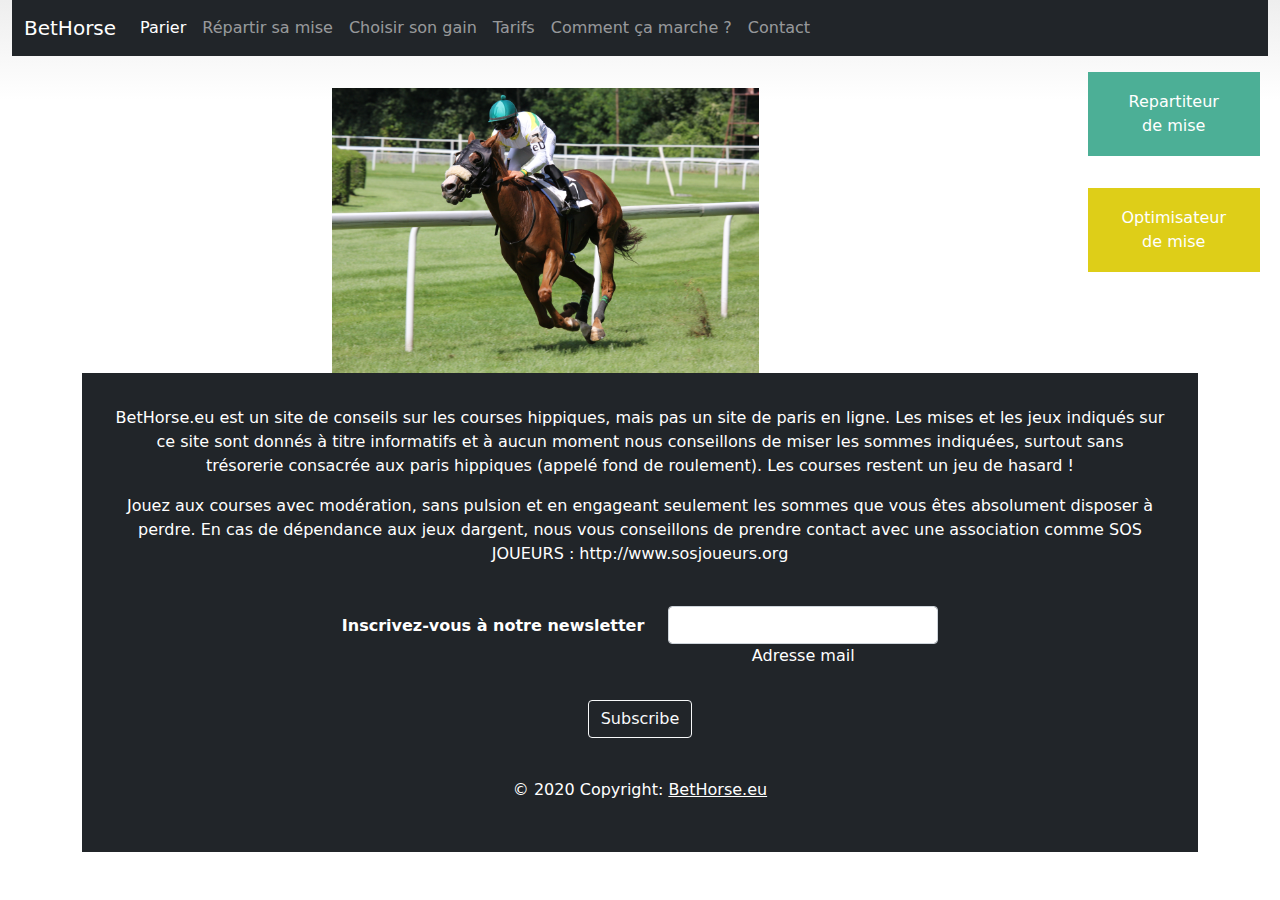
<file: index.html>
<!DOCTYPE html>
<html>
  <head>
    <meta charset="utf-8">
    <meta name="viewport" content="width=device-width" />
    <title>BetHorse</title>
    <link rel="icon" href="img/icone_chev.png">
    <link href="style.css" rel="stylesheet" type="text/css">
    <script type="text/javascript" src="calcul.js"></script>
    <link href="./css/bootstrap.min.css" rel="stylesheet">
    <!--<script src="./js/jquery-3.2.1.min.js"></script>
    <script src="./js/popper.js"></script>-->
    <script src="./js/bootstrap.min.js"></script>
    <script src="https://pagecdn.io/lib/mathjs/10.4.0/math.min.js" crossorigin="anonymous"  ></script>
  </head>
  <header>
    <nav class="navbar navbar-expand-lg navbar-dark bg-dark">
      <div class="container-fluid">
        <a class="navbar-brand" href="index.html">BetHorse</a>
        <button class="navbar-toggler" type="button" data-bs-toggle="collapse" data-bs-target="#navbarSupportedContent" aria-controls="navbarSupportedContent" aria-expanded="false" aria-label="Toggle navigation">
          <span class="navbar-toggler-icon"></span>
        </button>
        <div class="collapse navbar-collapse" id="navbarSupportedContent">
          <ul class="navbar-nav me-auto mb-2 mb-lg-0">
            <li class="nav-item">
              <a class="nav-link active" aria-current="page" href="index.html">Parier</a>
            </li>
            <li class="nav-item">
                <a class="nav-link" href="repartiteur.html">Répartir sa mise</a>
            </li>
            <li class="nav-item">
                <a class="nav-link" href="optimisation.html">Choisir son gain</a>
            </li>
            <li class="nav-item">
              <a class="nav-link" aria-current="page" href="tarif.html">Tarifs</a>
            </li>
            <li class="nav-item">
              <a class="nav-link" href="fonctionnement.html">Comment ça marche ?</a>
            </li>
            <li class="nav-item">
              <a class="nav-link" href="contact.php">Contact</a>
            </li>
          </ul>
        </div>
      </div>
    </nav>
  </header>
  <body class="container-fluid">
    <section>
      <div>
        <img src="img/chev.jpg" alt="" width="40%" height="auto">
      </div>
      
      <div>
        <a class="button button3" href="repartiteur.html">Repartiteur de mise</a>
        <a class="button button4" href="optimisation.html">Optimisateur de mise</a>
      </div>
    </section>
  </body>

  <div class="container">

    <footer class="bg-dark text-center text-white">
      <p>
        BetHorse.eu est un site de conseils sur les courses hippiques, mais pas un site de paris en ligne. Les mises et les jeux indiqués sur ce site sont donnés à titre informatifs et à aucun moment nous conseillons de miser les sommes indiquées, surtout sans trésorerie consacrée aux paris hippiques (appelé fond de roulement). Les courses restent un jeu de hasard !
        </p>
        <p>
        Jouez aux courses avec modération, sans pulsion et en engageant seulement les sommes que vous êtes absolument disposer à perdre. En cas de dépendance aux jeux dargent, nous vous conseillons de prendre contact avec une association comme SOS JOUEURS : http://www.sosjoueurs.org
      </p>
    <!-- Grid container -->
    <div class="container p-4 pb-0">
      <!-- Section: Form -->
      <section class="">
        <form action="">
          <!--Grid row-->
          <div class="row d-flex justify-content-center">
            <!--Grid column-->
            <div class="col-auto">
              <p class="pt-2">
                <strong>Inscrivez-vous à notre newsletter</strong>
              </p>
            </div>
            <!--Grid column-->
  
            <!--Grid column-->
            <div class="col-md-5 col-12">
              <!-- Email input -->
              <div class="form-outline form-white mb-4">
                <input type="email" id="form5Example2" class="form-control" />
                <label class="form-label" for="form5Example2">Adresse mail</label>
              </div>
            </div>
            <!--Grid column-->
  
            <!--Grid column-->
            <div class="col-auto">
              <!-- Submit button -->
              <button type="submit" class="btn btn-outline-light mb-4">
                Subscribe
              </button>
            </div>
            <!--Grid column-->
          </div>
          <!--Grid row-->
        </form>
      </section>

      <!-- Section: Form -->
      
    </div>
    <!-- Grid container -->
  
    <!-- Copyright -->
    <div class="text-center p-3">
      © 2020 Copyright:
      <a class="text-white" href="http://bethorse.eu/">BetHorse.eu</a>
    </div>
    <!-- Copyright -->
  </footer>
    
  </div>
  
</html>
</file>
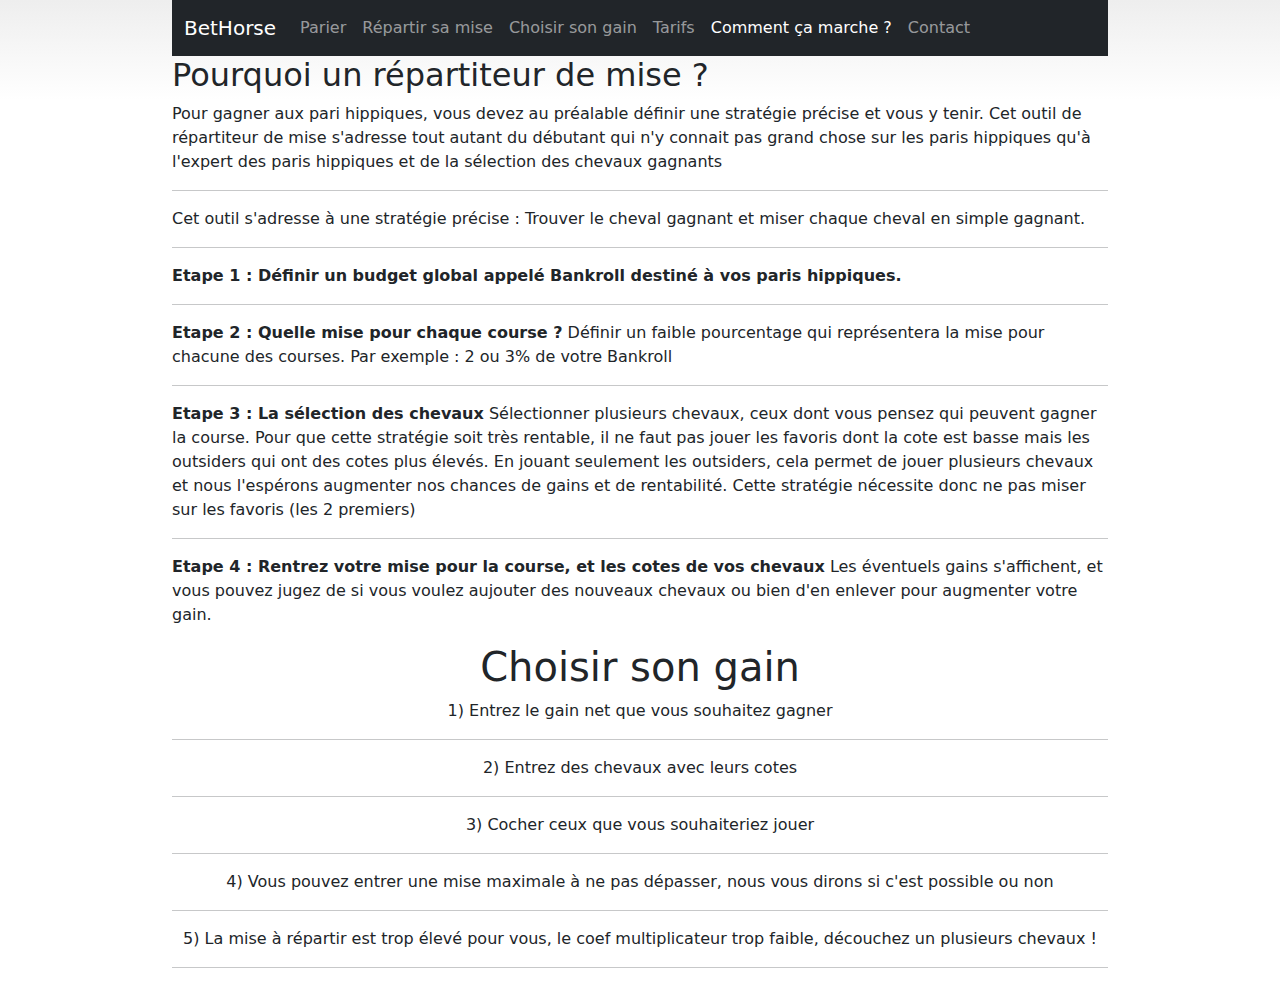
<file: fonctionnement.html>
<!doctype html>
<html lang="fr">
  <head>
    <meta charset="utf-8">
    <meta name="viewport" content="width=device-width" />
    <title>BetHorse</title>
    <link rel="icon" href="img/icone_chev.png">
    <link href="pricing.css" rel="stylesheet" type="text/css">
    <link rel="canonical" href="https://getbootstrap.com/docs/5.1/examples/pricing/">
    <script type="text/javascript" src="calcul.js"></script>
    <link href="./css/bootstrap.min.css" rel="stylesheet">
    <!--<script src="./js/jquery-3.2.1.min.js"></script>
    <script src="./js/popper.js"></script>-->
    <script src="./js/bootstrap.min.js"></script>
    <script src="https://pagecdn.io/lib/mathjs/10.4.0/math.min.js" crossorigin="anonymous"  ></script>
  

    <style>
      .bd-placeholder-img {
        font-size: 1.125rem;
        text-anchor: middle;
        -webkit-user-select: none;
        -moz-user-select: none;
        user-select: none;
      }

      @media (min-width: 768px) {
        .bd-placeholder-img-lg {
          font-size: 3.5rem;
        }
      }
    </style>

    
    <!-- Custom styles for this template -->
    <link href="pricing.css" rel="stylesheet">
  </head><header>
    <nav class="navbar navbar-expand-lg navbar-dark bg-dark">
      <div class="container-fluid">
        <a class="navbar-brand" href="index.html">BetHorse</a>
        <button class="navbar-toggler" type="button" data-bs-toggle="collapse" data-bs-target="#navbarSupportedContent" aria-controls="navbarSupportedContent" aria-expanded="false" aria-label="Toggle navigation">
          <span class="navbar-toggler-icon"></span>
        </button>
        <div class="collapse navbar-collapse" id="navbarSupportedContent">
          <ul class="navbar-nav me-auto mb-2 mb-lg-0">
            <li class="nav-item">
              <a class="nav-link" aria-current="page" href="index.html">Parier</a>
            </li>
            <li class="nav-item">
                <a class="nav-link" href="repartiteur.html">Répartir sa mise</a>
            </li>
            <li class="nav-item">
                <a class="nav-link" href="optimisation.html">Choisir son gain</a>
            </li>
            <li class="nav-item">
              <a class="nav-link" aria-current="page" href="tarif.html">Tarifs</a>
            </li>
            <li class="nav-item">
              <a class="nav-link active" href="fonctionnement.html">Comment ça marche ?</a>
            </li>
            <li class="nav-item">
              <a class="nav-link" href="contact.php">Contact</a>
            </li>
          </ul>
        </div>
      </div>
    </nav>
  </header>
  <body class="container">
<svg xmlns="http://www.w3.org/2000/svg" style="display: none;">
  <symbol id="check" viewBox="0 0 16 16">
    <title>Check</title>
    <path d="M13.854 3.646a.5.5 0 0 1 0 .708l-7 7a.5.5 0 0 1-.708 0l-3.5-3.5a.5.5 0 1 1 .708-.708L6.5 10.293l6.646-6.647a.5.5 0 0 1 .708 0z"/>
  </symbol>
</svg>
  
    
<h2>Pourquoi un répartiteur de mise ?</h2>
<p>
  Pour gagner aux pari hippiques, vous devez au préalable définir une stratégie précise et vous y tenir.
  Cet outil de répartiteur de mise s'adresse tout autant du débutant qui n'y connait pas grand chose sur les paris hippiques  qu'à l'expert des paris hippiques et de la sélection des chevaux gagnants
  <hr/>
  Cet outil s'adresse à une stratégie précise : Trouver le cheval gagnant et miser chaque cheval en simple gagnant.
  <hr/>
  <strong>Etape 1 : Définir un budget global appelé Bankroll destiné à vos paris hippiques.</strong>
  <hr/>
  <strong>Etape 2 : Quelle mise pour chaque course ?</strong>
  Définir un faible pourcentage qui représentera la mise pour chacune des courses.
  Par exemple : 2 ou 3% de votre Bankroll
  <hr/>
  <strong>Etape 3 : La sélection des chevaux</strong>
  Sélectionner plusieurs chevaux, ceux dont vous pensez qui peuvent gagner la course.
  Pour que cette stratégie soit très rentable, il ne faut pas jouer les favoris dont la cote est basse mais les outsiders qui ont des cotes plus élevés.
  En jouant seulement les outsiders, cela permet de jouer plusieurs chevaux et nous l'espérons augmenter nos chances de gains et de rentabilité.
  Cette stratégie nécessite donc ne pas miser sur les favoris (les 2 premiers)
  <hr/>
  <strong>Etape 4 : Rentrez votre mise pour la course, et les cotes de vos chevaux</strong>
  Les éventuels gains s'affichent, et vous pouvez jugez de si vous voulez aujouter des nouveaux chevaux ou bien d'en enlever pour augmenter votre gain.
</p>
<section align="middle">
  <h1>Choisir son gain</h1>
  <p>
    1) Entrez le gain net que vous souhaitez gagner<hr>
    2) Entrez des chevaux avec leurs cotes<hr>
    3) Cocher ceux que vous souhaiteriez jouer<hr>
    4) Vous pouvez entrer une mise maximale à ne pas dépasser, nous vous dirons si c'est possible ou non<hr>
    5) La mise à répartir est trop élevé pour vous, le coef multiplicateur trop faible, découchez un plusieurs chevaux !<hr>
  </p>
</section>
</body>
</html>
</file>
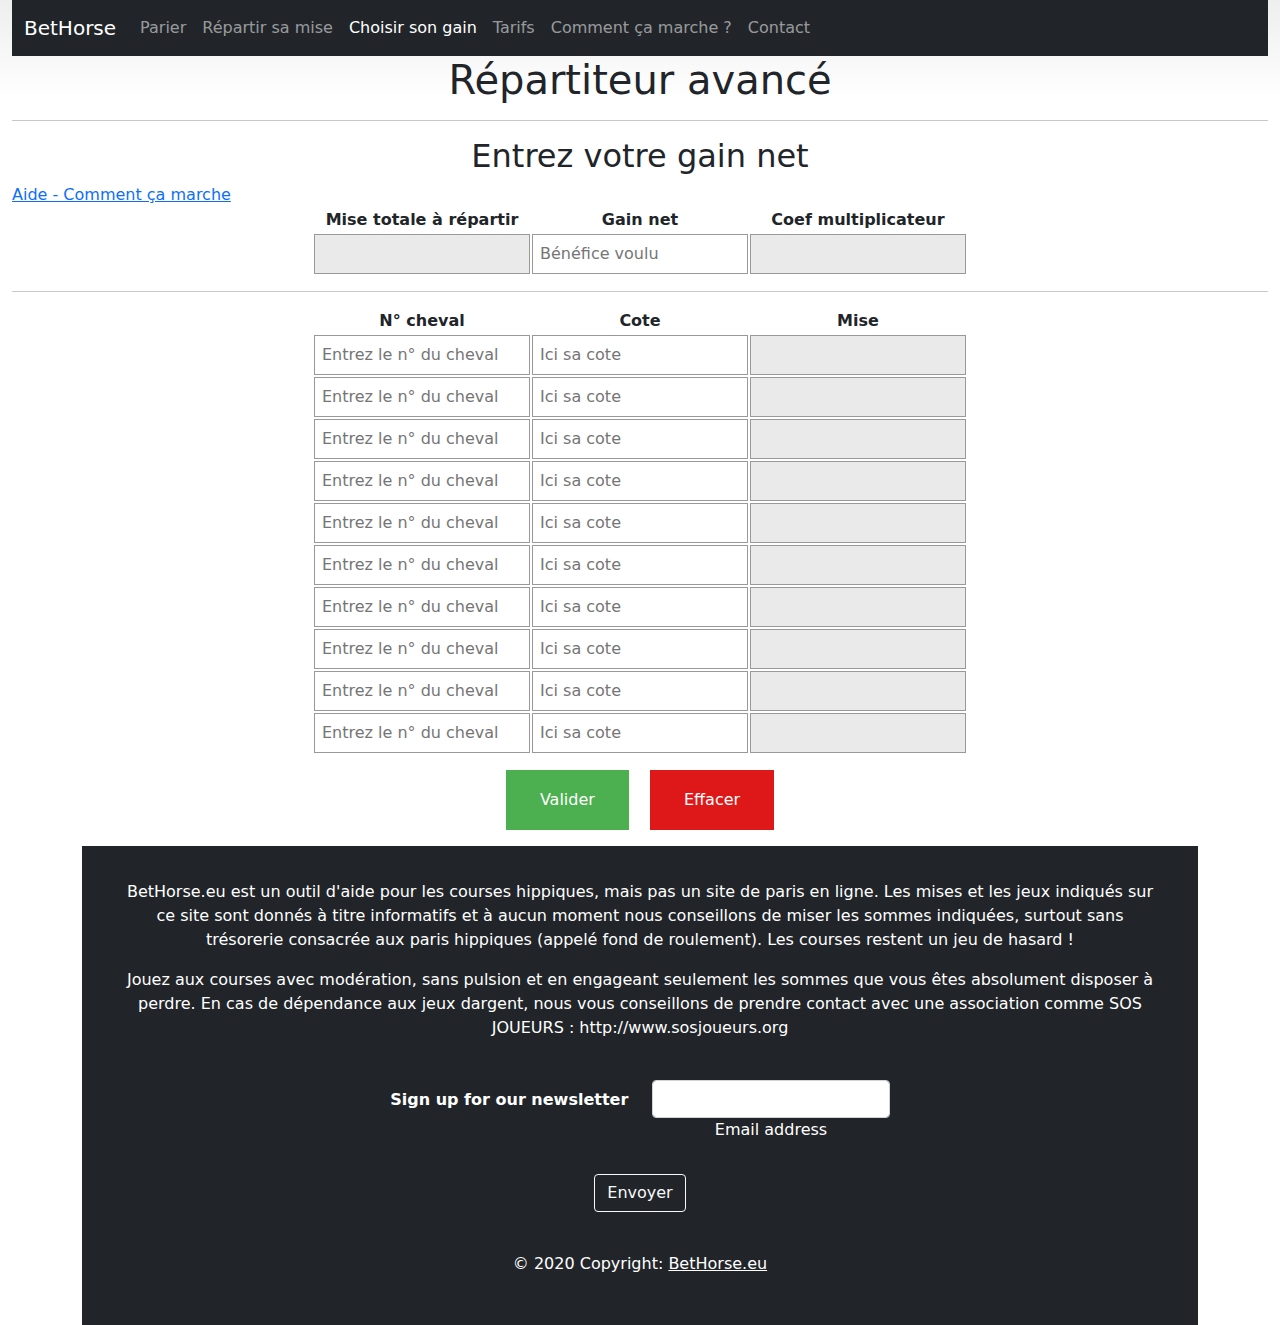
<file: optimisation.html>
<!DOCTYPE html>
<html>
  <head>
    <meta charset="utf-8">
    <meta name="viewport" content="width=device-width" />
    <title>BetHorse</title>
    <link rel="icon" href="img/icone_chev.png">
    <link href="style.css" rel="stylesheet" type="text/css">
    <script type="text/javascript" src="calcul.js"></script>
    <link href="./css/bootstrap.min.css" rel="stylesheet">
    <!--<script src="./js/jquery-3.2.1.min.js"></script>
    <script src="./js/popper.js"></script>-->
    <script src="./js/bootstrap.min.js"></script>
    <script src="https://pagecdn.io/lib/mathjs/10.4.0/math.min.js" crossorigin="anonymous"  ></script>
  </head>
  <header>
    <nav class="navbar navbar-expand-lg navbar-dark bg-dark">
      <div class="container-fluid">
        <a class="navbar-brand" href="index.html">BetHorse</a>
        <button class="navbar-toggler" type="button" data-bs-toggle="collapse" data-bs-target="#navbarSupportedContent" aria-controls="navbarSupportedContent" aria-expanded="false" aria-label="Toggle navigation">
          <span class="navbar-toggler-icon"></span>
        </button>
        <div class="collapse navbar-collapse" id="navbarSupportedContent">
          <ul class="navbar-nav me-auto mb-2 mb-lg-0">
            <li class="nav-item">
              <a class="nav-link" aria-current="page" href="index.html">Parier</a>
            </li>
            <li class="nav-item">
                <a class="nav-link" href="repartiteur.html">Répartir sa mise</a>
            </li>
            <li class="nav-item">
                <a class="nav-link active" href="optimisation.html">Choisir son gain</a>
            </li>
            <li class="nav-item">
              <a class="nav-link" aria-current="page" href="tarif.html">Tarifs</a>
            </li>
            <li class="nav-item">
              <a class="nav-link" href="fonctionnement.html">Comment ça marche ?</a>
            </li>
            <li class="nav-item">
              <a class="nav-link" href="contact.php">Contact</a>
            </li>
          </ul>
        </div>
      </div>
    </nav>
  </header>
  <body class="container-fluid">
  
      <h1 align="middle">Répartiteur avancé</h1>
      <hr>
      <h2 align="middle">Entrez votre gain net</h2>
      <a href="fonctionnement.html">Aide - Comment ça marche</a>
      <section>
        <table>
          <tr>
            <th>Mise totale à répartir</th>
            <th>Gain net</th>
            <th>Coef multiplicateur</th>
          </tr>
          <tr>
            <td><input id="misetotOptim" type="number" min="0" default="0" disabled></td>
            <td><input id="gainnet" type="number" placeholder="Bénéfice voulu" min="0" default="0"></td>
            <td><input id="coefmulti" type="number" min="0" default="0" disabled></td>
          </tr>
        </table>
        
    </section>
      <hr/> 
      <section>
      <table>
      
      <form name="form">
     
        <tr>
                <th>N° cheval</th>
                <th>Cote</th>
                <th>Mise</th>
        </tr>
        <tr>
          <td><input type="number" placeholder="Entrez le n° du cheval" min="0" default="0" name="num[]"/></td>
          <td><input type="number" placeholder="Ici sa cote" min="0" default="0" name="c[]" id="coteid[0]"/></td>
          <td><input type="text" readonly id="tableIdOutput[0]"  disabled></td>
        </tr>
        <tr>
          <td><input type="number" placeholder="Entrez le n° du cheval" min="0" default="0" name="num[]"/></td>
          <td><input type="number" placeholder="Ici sa cote" min="0" default="0" name="c[]" id="coteid[1]"/></td>
          <td><input type="text" readonly id="tableIdOutput[1]"  disabled></td>
        </tr>
        <tr>
          <td><input type="number" placeholder="Entrez le n° du cheval" min="0" default="0" name="num[]"/></td>
          <td><input type="number" placeholder="Ici sa cote" min="0" default="0" name="c[]" id="coteid[2]"/></td>
          <td><input type="text" readonly id="tableIdOutput[2]"  disabled></td>
        </tr>
        <tr>
          <td><input type="number" placeholder="Entrez le n° du cheval" min="0" default="0" name="num[]"/></td>
          <td><input type="number" placeholder="Ici sa cote" min="0" default="0" name="c[]" id="coteid[3]"/></td>
          <td><input type="text" readonly id="tableIdOutput[3]"  disabled></td>
        </tr>
        <tr>
          <td><input type="number" placeholder="Entrez le n° du cheval" min="0" default="0" name="num[]"/></td>
          <td><input type="number" placeholder="Ici sa cote" min="0" default="0" name="c[]" id="coteid[4]"/></td>
          <td><input type="text" readonly id="tableIdOutput[4]"  disabled></td>
        </tr>
        <tr>
          <td><input type="number" placeholder="Entrez le n° du cheval" min="0" default="0" name="num[]"/></td>
          <td><input type="number" placeholder="Ici sa cote" min="0" default="0" name="c[]" id="coteid[5]"/></td>
          <td><input type="text" readonly id="tableIdOutput[5]"  disabled></td>
        </tr>
        <tr>
          <td><input type="number" placeholder="Entrez le n° du cheval" min="0" default="0" name="num[]"/></td>
          <td><input type="number" placeholder="Ici sa cote" min="0" default="0" name="c[]" id="coteid[6]"/></td>
          <td><input type="text" readonly id="tableIdOutput[6]"  disabled></td>
        </tr>
        <tr>
          <td><input type="number" placeholder="Entrez le n° du cheval" min="0" default="0" name="num[]"/></td>
          <td><input type="number" placeholder="Ici sa cote" min="0" default="0" name="c[]" id="coteid[7]"/></td>
          <td><input type="text" readonly id="tableIdOutput[7]"  disabled></td>
        </tr>
        <tr>
          <td><input type="number" placeholder="Entrez le n° du cheval" min="0" default="0" name="num[]"/></td>
          <td><input type="number" placeholder="Ici sa cote" min="0" default="0" name="c[]" id="coteid[8]"/></td>
          <td><input type="text" readonly id="tableIdOutput[8]"  disabled></td>
        </tr>
        <tr>
          <td><input type="number" placeholder="Entrez le n° du cheval" min="0" default="0" name="num[]"/></td>
          <td><input type="number" placeholder="Ici sa cote" min="0" default="0" name="c[]" id="coteid[9]"/></td>
          <td><input type="text" readonly id="tableIdOutput[9]"  disabled></td>
        </tr>
        
    </table>
  </section>
  </form>   
    </div>
    <div id="validerB">
      <button class="button button1" onClick="optim()">Valider</button>
      <button class="button button2" onclick="effacer()">Effacer</button>
    </div>
    

  </body>

  <div class="container">

    <footer class="bg-dark text-center text-white">
      <p>
        BetHorse.eu est un outil d'aide pour les courses hippiques, mais pas un site de paris en ligne. Les mises et les jeux indiqués sur ce site sont donnés à titre informatifs et à aucun moment nous conseillons de miser les sommes indiquées, surtout sans trésorerie consacrée aux paris hippiques (appelé fond de roulement). Les courses restent un jeu de hasard !
        </p>
        <p>
        Jouez aux courses avec modération, sans pulsion et en engageant seulement les sommes que vous êtes absolument disposer à perdre. En cas de dépendance aux jeux dargent, nous vous conseillons de prendre contact avec une association comme SOS JOUEURS : http://www.sosjoueurs.org
      </p>
    <!-- Grid container -->
    <div class="container p-4 pb-0">
      <!-- Section: Form -->
      <section class="">
        <form action="">
          <!--Grid row-->
          <div class="row d-flex justify-content-center">
            <!--Grid column-->
            <div class="col-auto">
              <p class="pt-2">
                <strong>Sign up for our newsletter</strong>
              </p>
            </div>
            <!--Grid column-->
  
            <!--Grid column-->
            <div class="col-md-5 col-12">
              <!-- Email input -->
              <div class="form-outline form-white mb-4">
                <input type="email" id="form5Example2" class="form-control" />
                <label class="form-label" for="form5Example2">Email address</label>
              </div>
            </div>
            <!--Grid column-->
  
            <!--Grid column-->
            <div class="col-auto">
              <!-- Submit button -->
              <button type="submit" class="btn btn-outline-light mb-4">
                Envoyer
              </button>
            </div>
            <!--Grid column-->
          </div>
          <!--Grid row-->
        </form>
      </section>

      <!-- Section: Form -->
      
    </div>
    <!-- Grid container -->
  
    <!-- Copyright -->
    <div class="text-center p-3">
      © 2020 Copyright:
      <a class="text-white" href="http://bethorse.eu/">BetHorse.eu</a>
    </div>
    <!-- Copyright -->
  </footer>
    
  </div>
  
</html>
</file>
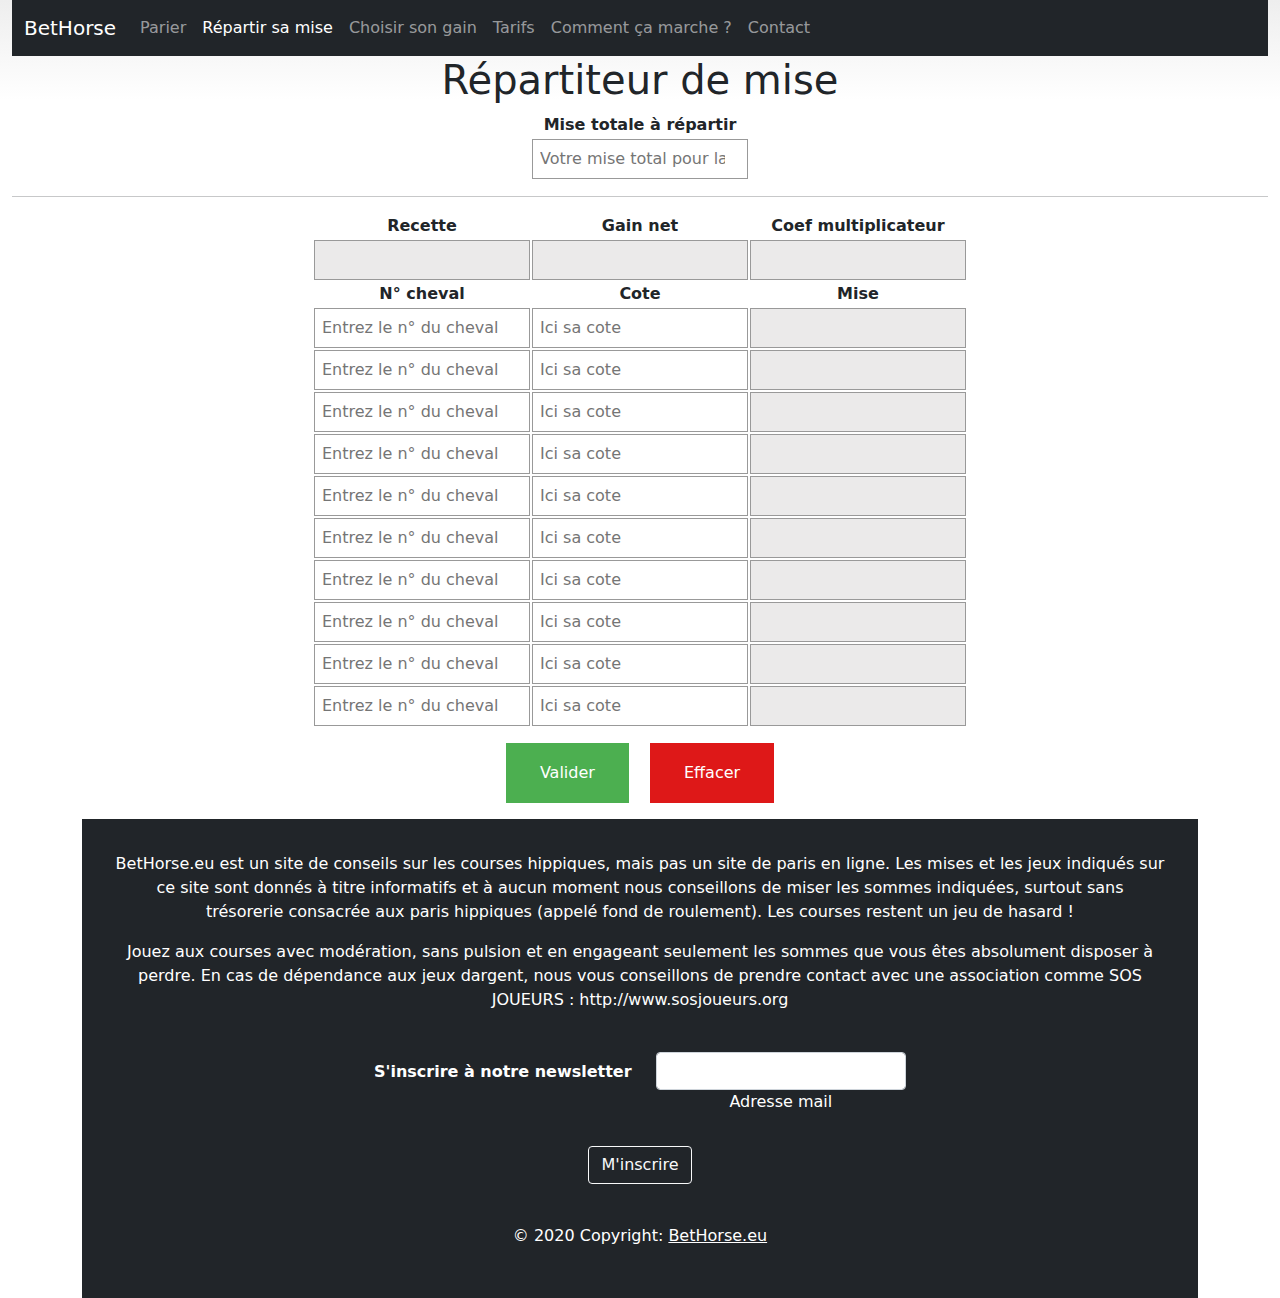
<file: repartiteur.html>
<!DOCTYPE html>
<html>
  <head>
    <meta charset="utf-8">
    <meta name="viewport" content="width=device-width" />
    <title>BetHorse</title>
    <link rel="icon" href="img/icone_chev.png">
    <link href="style.css" rel="stylesheet" type="text/css">
    <script type="text/javascript" src="calcul.js"></script>
    <link href="./css/bootstrap.min.css" rel="stylesheet">
    <!--<script src="./js/jquery-3.2.1.min.js"></script>
    <script src="./js/popper.js"></script>-->
    <script src="./js/bootstrap.min.js"></script>
  </head>
  <header>
    <nav class="navbar navbar-expand-lg navbar-dark bg-dark">
      <div class="container-fluid">
        <a class="navbar-brand" href="index.html">BetHorse</a>
        <button class="navbar-toggler" type="button" data-bs-toggle="collapse" data-bs-target="#navbarSupportedContent" aria-controls="navbarSupportedContent" aria-expanded="false" aria-label="Toggle navigation">
          <span class="navbar-toggler-icon"></span>
        </button>
        <div class="collapse navbar-collapse" id="navbarSupportedContent">
          <ul class="navbar-nav me-auto mb-2 mb-lg-0">
            <li class="nav-item">
              <a class="nav-link" aria-current="page" href="index.html">Parier</a>
            </li>
            <li class="nav-item">
                <a class="nav-link active" href="repartiteur.html">Répartir sa mise</a>
            </li>
            <li class="nav-item">
                <a class="nav-link" href="optimisation.html">Choisir son gain</a>
            </li>
            <li class="nav-item">
              <a class="nav-link" aria-current="page" href="tarif.html">Tarifs</a>
            </li>
            <li class="nav-item">
              <a class="nav-link" href="fonctionnement.html">Comment ça marche ?</a>
            </li>
            <li class="nav-item">
              <a class="nav-link" href="contact.php">Contact</a>
            </li>
          </ul>
        </div>
      </div>
    </nav>
  </header>
  <body class="container-fluid">
      <h1 align="middle">Répartiteur de mise</h1>
      <section>
        <table>
          <tr>
            <th>Mise totale à répartir</th>
          </tr>
          <tr>
            <td>
              <input id="misetot" type="number" placeholder="Votre mise total pour la course ici" min="0" default="0" id="misetot">
            </td>
          </tr>
        </table>
        
      </section>
      <hr/> 
      <section>
      <table>
        <tr>
          <th>Recette</th>
          <th>Gain net</th>
          <th>Coef multiplicateur</th>
        </tr>
        <tr>
          <td><input type="text" readonly id="recette"  disabled></td>
          <td><input type="text" readonly id="gain"  disabled></td>
          <td><input type="text" readonly id="coefmulti"  disabled></td>
        </tr>
      
      <form name="form">
     
        <tr>
                <th>N° cheval</th>
                <th>Cote</th>
                <th>Mise</th>
        </tr>
        <tr>
          <td><input type="number" placeholder="Entrez le n° du cheval" min="0" default="0" name="num[]"/></td>
          <td><input type="number" placeholder="Ici sa cote" min="0" default="0" name="c[]" id="coteid[0]"/></td>
          <td><input type="text" readonly id="tableIdOutput[0]"  disabled></td>

        </tr>
        <tr>
          <td><input type="number" placeholder="Entrez le n° du cheval" min="0" default="0" name="num[]"/></td>
          <td><input type="number" placeholder="Ici sa cote" min="0" default="0" name="c[]" id="coteid[1]"/></td>
          <td><input type="text" readonly id="tableIdOutput[1]"  disabled></td>
        </tr>
        <tr>
          <td><input type="number" placeholder="Entrez le n° du cheval" min="0" default="0" name="num[]"/></td>
          <td><input type="number" placeholder="Ici sa cote" min="0" default="0" name="c[]" id="coteid[2]"/></td>
          <td><input type="text" readonly id="tableIdOutput[2]"  disabled></td>

        </tr>
        <tr>
          <td><input type="number" placeholder="Entrez le n° du cheval" min="0" default="0" name="num[]"/></td>
          <td><input type="number" placeholder="Ici sa cote" min="0" default="0" name="c[]" id="coteid[3]"/></td>
          <td><input type="text" readonly id="tableIdOutput[3]"  disabled></td>
        </tr>
        <tr>
          <td><input type="number" placeholder="Entrez le n° du cheval" min="0" default="0" name="num[]"/></td>
          <td><input type="number" placeholder="Ici sa cote" min="0" default="0" name="c[]" id="coteid[4]"/></td>
          <td><input type="text" readonly id="tableIdOutput[4]"  disabled></td>
        </tr>
        <tr>
          <td><input type="number" placeholder="Entrez le n° du cheval" min="0" default="0" name="num[]"/></td>
          <td><input type="number" placeholder="Ici sa cote" min="0" default="0" name="c[]" id="coteid[5]"/></td>
          <td><input type="text" readonly id="tableIdOutput[5]"  disabled></td>

        </tr>
        <tr>
          <td><input type="number" placeholder="Entrez le n° du cheval" min="0" default="0" name="num[]"/></td>
          <td><input type="number" placeholder="Ici sa cote" min="0" default="0" name="c[]" id="coteid[6]"/></td>
          <td><input type="text" readonly id="tableIdOutput[6]"  disabled></td>
        </tr>
        <tr>
          <td><input type="number" placeholder="Entrez le n° du cheval" min="0" default="0" name="num[]"/></td>
          <td><input type="number" placeholder="Ici sa cote" min="0" default="0" name="c[]" id="coteid[7]"/></td>
          <td><input type="text" readonly id="tableIdOutput[7]"  disabled></td>

        </tr>
        <tr>
          <td><input type="number" placeholder="Entrez le n° du cheval" min="0" default="0" name="num[]"/></td>
          <td><input type="number" placeholder="Ici sa cote" min="0" default="0" name="c[]" id="coteid[8]"/></td>
          <td><input type="text" readonly id="tableIdOutput[8]"  disabled></td>
        </tr>
        <tr>
          <td><input type="number" placeholder="Entrez le n° du cheval" min="0" default="0" name="num[]"/></td>
          <td><input type="number" placeholder="Ici sa cote" min="0" default="0" name="c[]" id="coteid[9]"/></td>
          <td><input type="text" readonly id="tableIdOutput[9]"  disabled></td>
        </tr>
        
    </table>
  </section>
  </form>   
    </div>
    <div id="validerB">
      <button class="button button1" onClick="calculmise()">Valider</button>
      <button class="button button2" onclick="effacer()">Effacer</button>
    </div>

  </body>

  <div class="container">

    <footer class="bg-dark text-center text-white">
      <p>
        BetHorse.eu est un site de conseils sur les courses hippiques, mais pas un site de paris en ligne. Les mises et les jeux indiqués sur ce site sont donnés à titre informatifs et à aucun moment nous conseillons de miser les sommes indiquées, surtout sans trésorerie consacrée aux paris hippiques (appelé fond de roulement). Les courses restent un jeu de hasard !
        </p>
        <p>
        Jouez aux courses avec modération, sans pulsion et en engageant seulement les sommes que vous êtes absolument disposer à perdre. En cas de dépendance aux jeux dargent, nous vous conseillons de prendre contact avec une association comme SOS JOUEURS : http://www.sosjoueurs.org
      </p>
    <!-- Grid container -->
    <div class="container p-4 pb-0">
      <!-- Section: Form -->
      <section class="">
        <form action="">
          <!--Grid row-->
          <div class="row d-flex justify-content-center">
            <!--Grid column-->
            <div class="col-auto">
              <p class="pt-2">
                <strong>S'inscrire à notre newsletter</strong>
              </p>
            </div>
            <!--Grid column-->
  
            <!--Grid column-->
            <div class="col-md-5 col-12">
              <!-- Email input -->
              <div class="form-outline form-white mb-4">
                <input type="email" id="form5Example2" class="form-control" />
                <label class="form-label" for="form5Example2">Adresse mail</label>
              </div>
            </div>
            <!--Grid column-->
  
            <!--Grid column-->
            <div class="col-auto">
              <!-- Submit button -->
              <button type="submit" class="btn btn-outline-light mb-4">
                M'inscrire
              </button>
            </div>
            <!--Grid column-->
          </div>
          <!--Grid row-->
        </form>
      </section>

      <!-- Section: Form -->
      
    </div>
    <!-- Grid container -->
  
    <!-- Copyright -->
    <div class="text-center p-3">
      © 2020 Copyright:
      <a class="text-white" href="http://bethorse.eu/">BetHorse.eu</a>
    </div>
    <!-- Copyright -->
  </footer>
    
  </div>
  
</html>
</file>
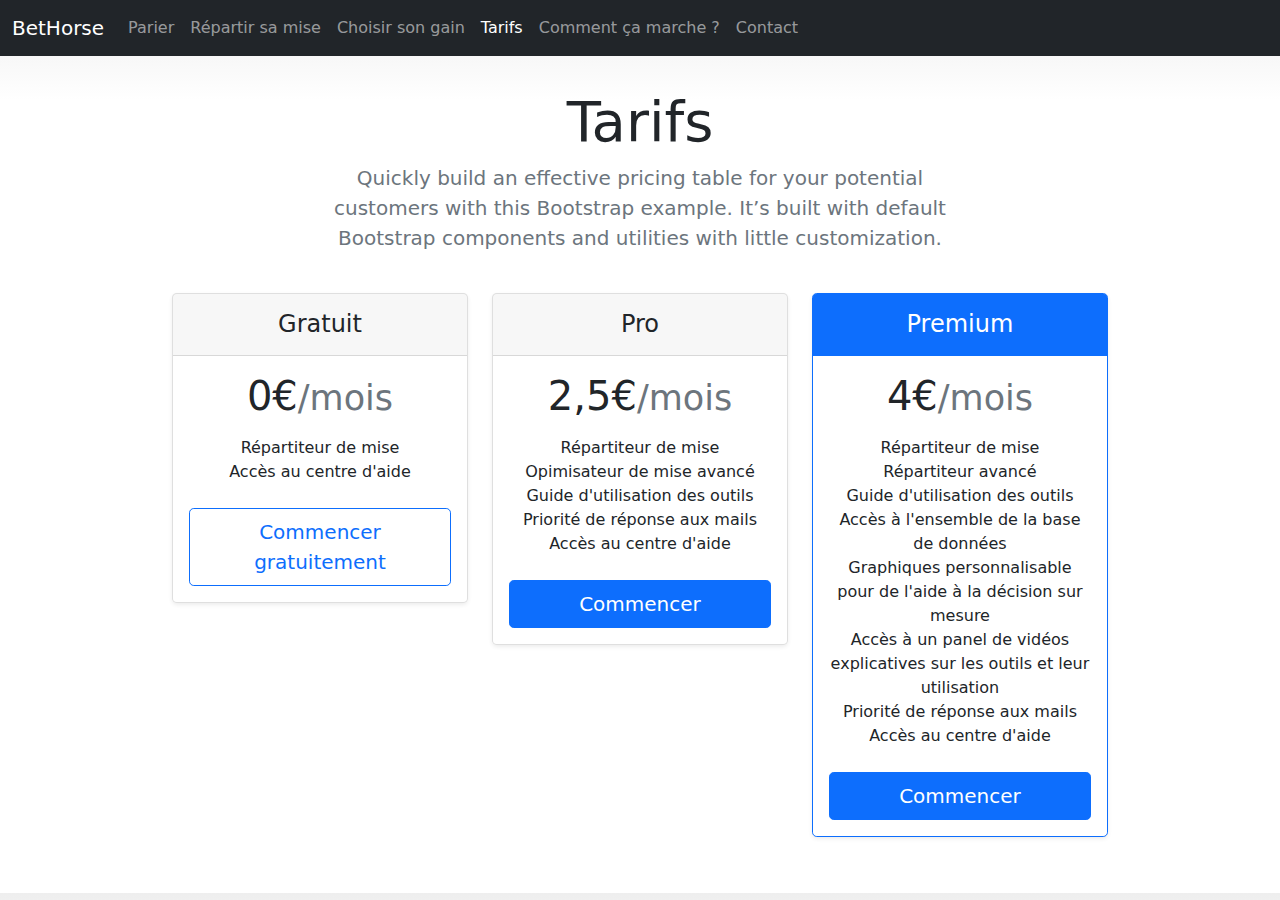
<file: tarif.html>
<!doctype html>
<html lang="fr">
  <head>
    <meta charset="utf-8">
    <meta name="viewport" content="width=device-width" />
    <title>BetHorse</title>
    <link rel="icon" href="img/icone_chev.png">
    <link href="pricing.css" rel="stylesheet" type="text/css">
    <link rel="canonical" href="https://getbootstrap.com/docs/5.1/examples/pricing/">
    <script type="text/javascript" src="calcul.js"></script>
    <link href="./css/bootstrap.min.css" rel="stylesheet">
    <!--<script src="./js/jquery-3.2.1.min.js"></script>
    <script src="./js/popper.js"></script>-->
    <script src="./js/bootstrap.min.js"></script>
    <script src="https://pagecdn.io/lib/mathjs/10.4.0/math.min.js" crossorigin="anonymous"  ></script>
  

    <style>
      .bd-placeholder-img {
        font-size: 1.125rem;
        text-anchor: middle;
        -webkit-user-select: none;
        -moz-user-select: none;
        user-select: none;
      }

      @media (min-width: 768px) {
        .bd-placeholder-img-lg {
          font-size: 3.5rem;
        }
      }
    </style>

    
    <!-- Custom styles for this template -->
    <link href="pricing.css" rel="stylesheet">
  </head><header>
    <nav class="navbar navbar-expand-lg navbar-dark bg-dark">
      <div class="container-fluid">
        <a class="navbar-brand" href="index.html">BetHorse</a>
        <button class="navbar-toggler" type="button" data-bs-toggle="collapse" data-bs-target="#navbarSupportedContent" aria-controls="navbarSupportedContent" aria-expanded="false" aria-label="Toggle navigation">
          <span class="navbar-toggler-icon"></span>
        </button>
        <div class="collapse navbar-collapse" id="navbarSupportedContent">
          <ul class="navbar-nav me-auto mb-2 mb-lg-0">
            <li class="nav-item">
              <a class="nav-link" aria-current="page" href="index.html">Parier</a>
            </li>
            <li class="nav-item">
                <a class="nav-link" href="repartiteur.html">Répartir sa mise</a>
            </li>
            <li class="nav-item">
                <a class="nav-link" href="optimisation.html">Choisir son gain</a>
            </li>
            <li class="nav-item">
              <a class="nav-link active" aria-current="page" href="tarif.html">Tarifs</a>
            </li>
            <li class="nav-item">
              <a class="nav-link" href="fonctionnement.html">Comment ça marche ?</a>
            </li>
            <li class="nav-item">
              <a class="nav-link" href="contact.php">Contact</a>
            </li>
          </ul>
        </div>
      </div>
    </nav>
  </header>

  <body>
    
<svg xmlns="http://www.w3.org/2000/svg" style="display: none;">
  <symbol id="check" viewBox="0 0 16 16">
    <title>Check</title>
    <path d="M13.854 3.646a.5.5 0 0 1 0 .708l-7 7a.5.5 0 0 1-.708 0l-3.5-3.5a.5.5 0 1 1 .708-.708L6.5 10.293l6.646-6.647a.5.5 0 0 1 .708 0z"/>
  </symbol>
</svg>

<div class="container py-3">


  <main>
    <div class="pricing-header p-3 pb-md-4 mx-auto text-center">
      <h1 class="display-4 fw-normal">Tarifs</h1>
      <p class="fs-5 text-muted">Quickly build an effective pricing table for your potential customers with this Bootstrap example. It’s built with default Bootstrap components and utilities with little customization.</p>
    </div>
    <div class="row row-cols-1 row-cols-md-3 mb-3 text-center">
      <div class="col">
        <div class="card mb-4 rounded-3 shadow-sm">
          <div class="card-header py-3">
            <h4 class="my-0 fw-normal">Gratuit</h4>
          </div>
          <div class="card-body">
            <h1 class="card-title pricing-card-title">0&#x20AC;<small class="text-muted fw-light">/mois</small></h1>
            <ul class="list-unstyled mt-3 mb-4">
              <li>Répartiteur de mise</li>
              <li>Accès au centre d'aide</li>
            </ul>
            <button type="button" class="w-100 btn btn-lg btn-outline-primary">Commencer gratuitement</button>
          </div>
        </div>
      </div>
      <div class="col">
        <div class="card mb-4 rounded-3 shadow-sm">
          <div class="card-header py-3">
            <h4 class="my-0 fw-normal">Pro</h4>
          </div>
          <div class="card-body">
            <h1 class="card-title pricing-card-title">2,5&#x20AC;<small class="text-muted fw-light">/mois</small></h1>
            <ul class="list-unstyled mt-3 mb-4">
              <li>Répartiteur de mise</li>
              <li>Opimisateur de mise avancé</li>
              <li>Guide d'utilisation des outils</li>
              <li>Priorité de réponse aux mails</li>
              <li>Accès au centre d'aide</li>
            </ul>
            <button type="button" class="w-100 btn btn-lg btn-primary">Commencer</button>
          </div>
        </div>
      </div>
      <div class="col">
        <div class="card mb-4 rounded-3 shadow-sm border-primary">
          <div class="card-header py-3 text-white bg-primary border-primary">
            <h4 class="my-0 fw-normal">Premium</h4>
          </div>
          <div class="card-body">
            <h1 class="card-title pricing-card-title">4&#x20AC;<small class="text-muted fw-light">/mois</small></h1>
            <ul class="list-unstyled mt-3 mb-4">
              <li>Répartiteur de mise</li>
              <li>Répartiteur avancé</li>
              <li>Guide d'utilisation des outils</li>
              <li>Accès à l'ensemble de la base de données</li>
              <li>Graphiques personnalisable pour de l'aide à la décision sur mesure</li>
              <li>Accès à un panel de vidéos explicatives sur les outils et leur utilisation</li>
              <li>Priorité de réponse aux mails</li>
              <li>Accès au centre d'aide</li>
            </ul>
            <button type="button" class="w-100 btn btn-lg btn-primary">Commencer</button>
          </div>
        </div>
      </div>
    </div>

</div>
  </body>
</html>
</file>
<file: style.css>
html {
    font-size: medium;
    font-family: Verdana, Geneva, Tahoma, sans-serif;
    background-color: #fff;
}

td input {
    box-sizing: border-box;
    width: 100%;
    border: 1px solid #999;
    padding: 7px;
}



input[disabled] {background: rgb(235, 234, 234);}


.button {
    background-color: #4CAF50; /* Green */
    border: none;
    color: white;
    padding: 16px 32px;
    text-align: center;
    text-decoration: none;
    display: inline-block;
    font-size: 16px;
    margin: 16px 8px;
    transition-duration: 0.4s;
    cursor: pointer;
  }

  .button1 {
    background-color: #4CAF50; 
    color: white; 
    border: 2px solid #4CAF50;
  }
  .button2 {
    background-color: #de1818; 
    color: white; 
    border: 2px solid #de1818;
  }
  .button3 {
    background-color: #4caf96; 
    color: white; 
    border: 2px solid #4caf96;
  }
  .button4 {
    background-color: #dece18; 
    color: white; 
    border: 2px solid #dece18;
  }
  
  
  .button1:hover {
    background-color: white;
    color: #4CAF50;
  }
  .button2:hover {
    background-color: white; 
    color: #de1818; 
  }
  .button3:hover {
    background-color: white;
    color: #4caf96;
  }
  .button4:hover {
    background-color: white; 
    color: #dece18; 
  }
#validerB{
  text-align: center;
}

tr{
  text-align: center;
}
footer{
  /*position: static;*/
  margin: 0;
  background-color: #272528;
  color: white;
  padding: 3%;
}
/*
header{
  position: static;
  margin: 0;
 }
*/


 img {
  display: block;
  margin-left: auto;
  margin-right: auto;
  margin-top: 3%;
  width: 40%;
}

  body {
    background-image: linear-gradient(180deg, #eee, #fff 100px, #fff);
  }

  section {
    display: flex;
    justify-content: center;
    text-align: center;
  }
  /*
  .container {
    max-width: 960px;
  }
  
  .pricing-header {
    max-width: 700px;
  }
  */
</file>
<file: pricing.css>
body {
  background-image: linear-gradient(180deg, #eee, #fff 100px, #fff);
}

.container {
  max-width: 960px;
}

.pricing-header {
  max-width: 700px;
}
</file>
